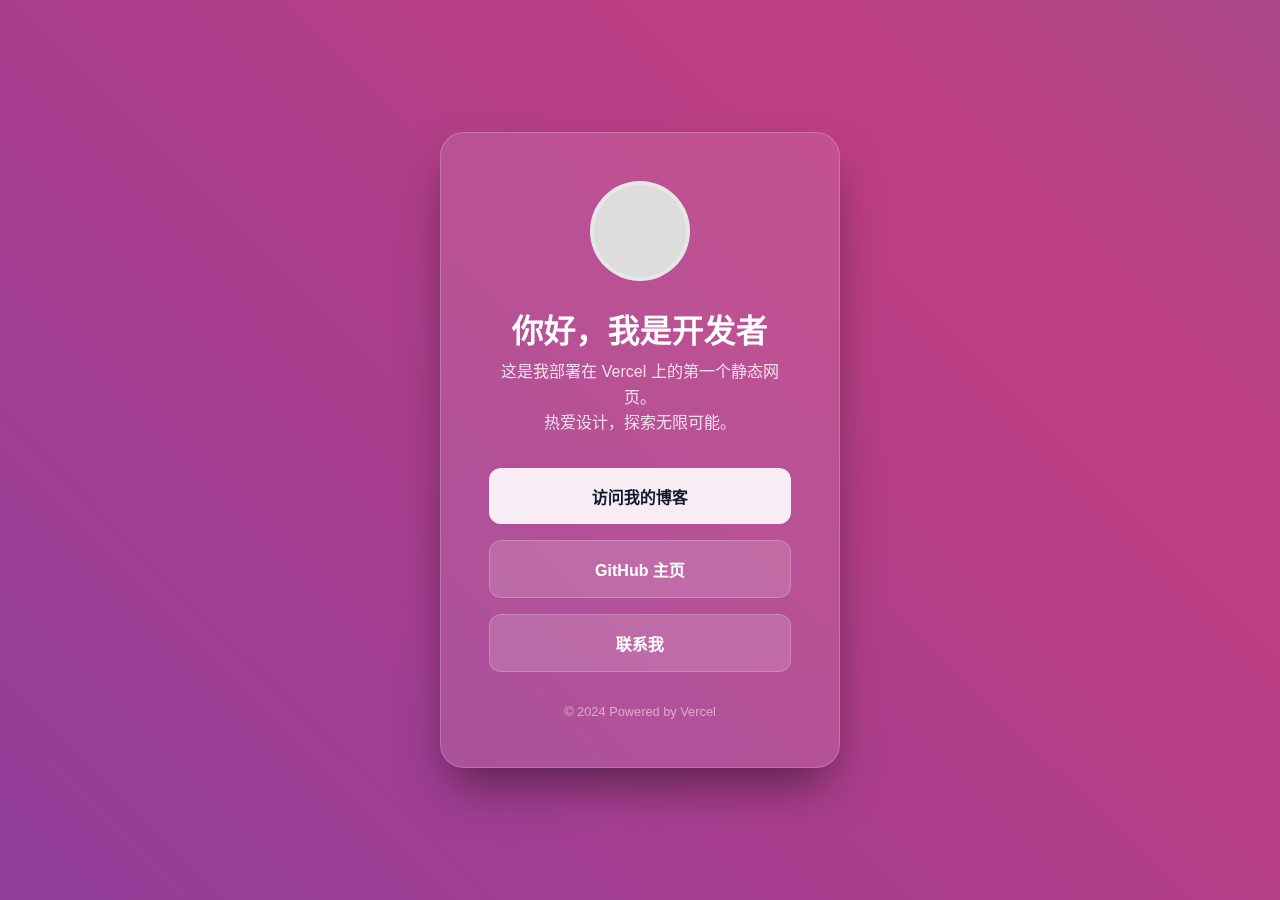
<file: myself.html>
<!DOCTYPE html>
<html lang="zh-CN">
<head>
    <meta charset="UTF-8">
    <meta name="viewport" content="width=device-width, initial-scale=1.0">
    <title>我的个人主页</title>
    <style>
        /* 全局重置 */
        * {
            margin: 0;
            padding: 0;
            box-sizing: border-box;
        }

        body {
            font-family: -apple-system, BlinkMacSystemFont, "Segoe UI", Roboto, Helvetica, Arial, sans-serif;
            background: #0f172a;
            color: #fff;
            height: 100vh;
            display: flex;
            justify-content: center;
            align-items: center;
            overflow: hidden;
            position: relative;
        }

        /* 动态背景 */
        .bg-gradient {
            position: absolute;
            top: 0;
            left: 0;
            width: 100%;
            height: 100%;
            background: linear-gradient(45deg, #4f46e5, #ec4899, #06b6d4);
            background-size: 400% 400%;
            animation: gradientBG 15s ease infinite;
            z-index: -1;
            opacity: 0.8;
        }

        @keyframes gradientBG {
            0% { background-position: 0% 50%; }
            50% { background-position: 100% 50%; }
            100% { background-position: 0% 50%; }
        }

        /* 磨砂玻璃卡片 */
        .card {
            background: rgba(255, 255, 255, 0.1);
            backdrop-filter: blur(20px);
            -webkit-backdrop-filter: blur(20px);
            padding: 3rem;
            border-radius: 24px;
            border: 1px solid rgba(255, 255, 255, 0.2);
            text-align: center;
            max-width: 400px;
            width: 90%;
            box-shadow: 0 25px 50px -12px rgba(0, 0, 0, 0.5);
            transform: translateY(0);
            transition: transform 0.3s ease;
        }

        .card:hover {
            transform: translateY(-5px);
        }

        /* 头像 */
        .avatar {
            width: 100px;
            height: 100px;
            border-radius: 50%;
            background: #ddd;
            margin: 0 auto 1.5rem;
            border: 4px solid rgba(255, 255, 255, 0.3);
            /* 这里用个占位图，实际部署可以换成你的照片URL */
            background-image: url('https://api.dicebear.com/7.x/avataaars/svg?seed=Felix'); 
            background-size: cover;
        }

        h1 {
            font-size: 2rem;
            margin-bottom: 0.5rem;
            font-weight: 700;
        }

        p {
            color: rgba(255, 255, 255, 0.8);
            margin-bottom: 2rem;
            line-height: 1.6;
        }

        /* 按钮链接 */
        .links {
            display: flex;
            flex-direction: column;
            gap: 1rem;
        }

        .link-btn {
            display: block;
            padding: 1rem;
            background: rgba(255, 255, 255, 0.9);
            color: #0f172a;
            text-decoration: none;
            border-radius: 12px;
            font-weight: 600;
            transition: all 0.2s ease;
        }

        .link-btn:hover {
            background: #fff;
            transform: scale(1.02);
            box-shadow: 0 10px 15px -3px rgba(0, 0, 0, 0.1);
        }

        .link-btn.secondary {
            background: rgba(255, 255, 255, 0.15);
            color: #fff;
            border: 1px solid rgba(255, 255, 255, 0.2);
        }

        .link-btn.secondary:hover {
            background: rgba(255, 255, 255, 0.25);
        }
        
        /* 底部版权 */
        .footer {
            margin-top: 2rem;
            font-size: 0.8rem;
            color: rgba(255,255,255,0.5);
        }

    </style>
</head>
<body>

    <div class="bg-gradient"></div>

    <main class="card">
        <div class="avatar"></div>
        <h1>你好，我是开发者</h1>
        <p>这是我部署在 Vercel 上的第一个静态网页。<br>热爱设计，探索无限可能。</p>

        <div class="links">
            <a href="#" class="link-btn">访问我的博客</a>
            <a href="#" class="link-btn secondary">GitHub 主页</a>
            <a href="#" class="link-btn secondary">联系我</a>
        </div>
        
        <div class="footer">
            &copy; 2024 Powered by Vercel
        </div>
    </main>

</body>
</html>
</file>
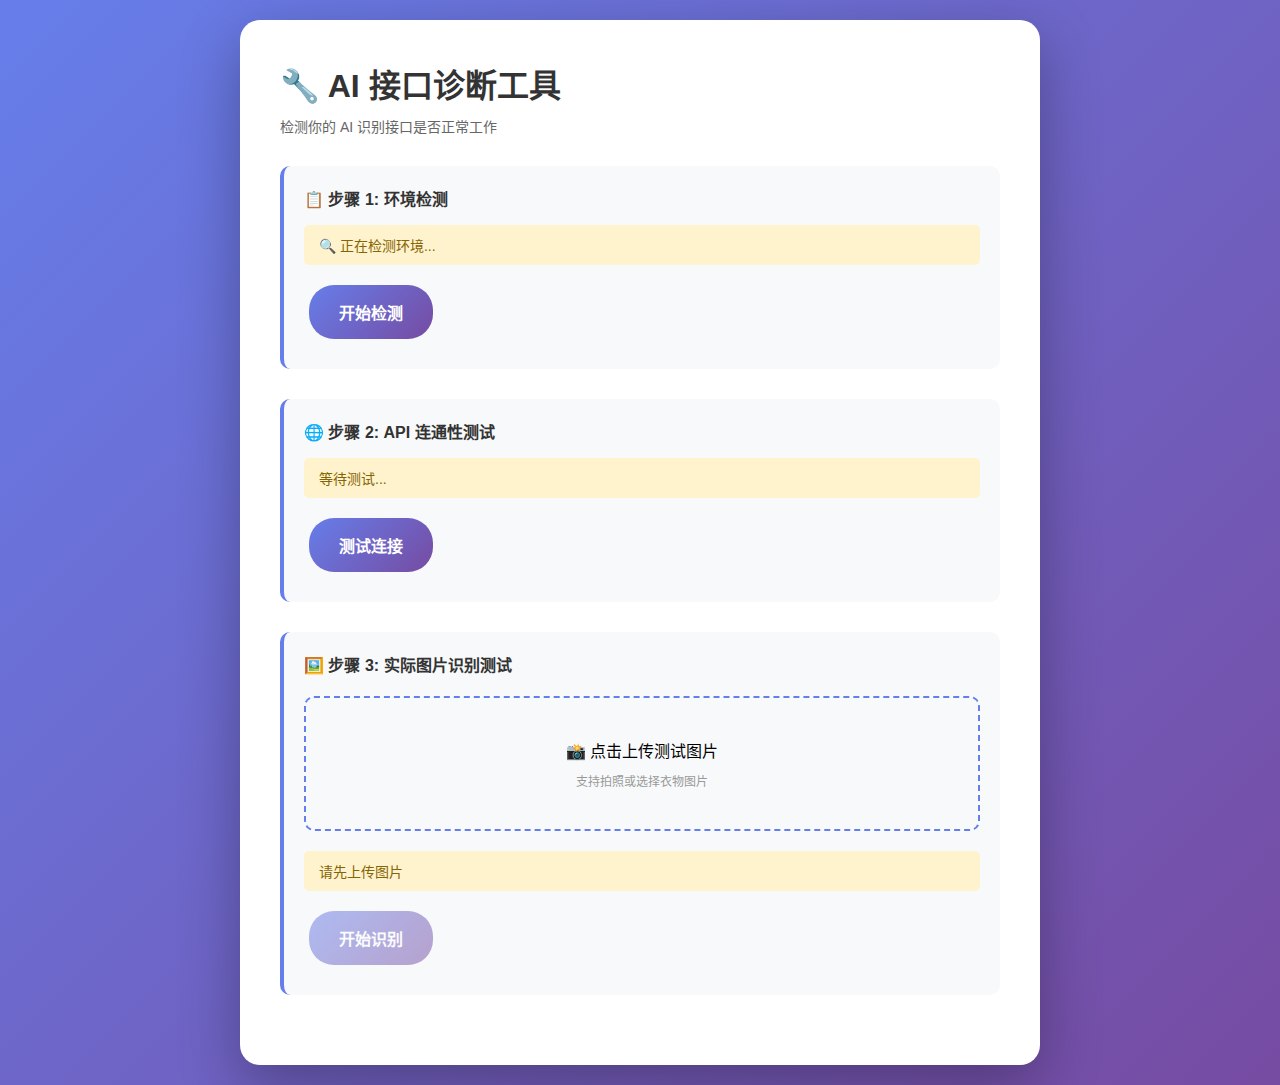
<file: test-ai-api.html>
<!DOCTYPE html>
<html lang="zh-CN">
<head>
    <meta charset="UTF-8">
    <meta name="viewport" content="width=device-width, initial-scale=1.0">
    <title>AI 接口诊断工具</title>
    <style>
        * {
            margin: 0;
            padding: 0;
            box-sizing: border-box;
        }
        body {
            font-family: -apple-system, BlinkMacSystemFont, 'Segoe UI', sans-serif;
            background: linear-gradient(135deg, #667eea 0%, #764ba2 100%);
            min-height: 100vh;
            padding: 20px;
        }
        .container {
            max-width: 800px;
            margin: 0 auto;
            background: white;
            border-radius: 20px;
            padding: 40px;
            box-shadow: 0 20px 60px rgba(0,0,0,0.3);
        }
        h1 {
            color: #333;
            margin-bottom: 10px;
            display: flex;
            align-items: center;
            gap: 10px;
        }
        .subtitle {
            color: #666;
            margin-bottom: 30px;
            font-size: 14px;
        }
        .test-section {
            margin: 30px 0;
            padding: 20px;
            background: #f8f9fa;
            border-radius: 10px;
            border-left: 4px solid #667eea;
        }
        .test-title {
            font-weight: bold;
            color: #333;
            margin-bottom: 15px;
            font-size: 16px;
        }
        .status {
            padding: 10px 15px;
            border-radius: 5px;
            margin: 10px 0;
            font-size: 14px;
        }
        .status.pending {
            background: #fff3cd;
            color: #856404;
        }
        .status.success {
            background: #d4edda;
            color: #155724;
        }
        .status.error {
            background: #f8d7da;
            color: #721c24;
        }
        .status.info {
            background: #d1ecf1;
            color: #0c5460;
        }
        button {
            background: linear-gradient(135deg, #667eea 0%, #764ba2 100%);
            color: white;
            border: none;
            padding: 15px 30px;
            border-radius: 25px;
            font-size: 16px;
            font-weight: bold;
            cursor: pointer;
            transition: all 0.3s;
            margin: 10px 5px;
        }
        button:hover {
            transform: translateY(-2px);
            box-shadow: 0 10px 20px rgba(102, 126, 234, 0.4);
        }
        button:disabled {
            opacity: 0.5;
            cursor: not-allowed;
        }
        .image-upload {
            margin: 20px 0;
        }
        .upload-area {
            border: 2px dashed #667eea;
            border-radius: 10px;
            padding: 40px;
            text-align: center;
            cursor: pointer;
            transition: all 0.3s;
        }
        .upload-area:hover {
            background: #f8f9ff;
            border-color: #764ba2;
        }
        .preview-image {
            max-width: 200px;
            max-height: 200px;
            margin: 20px auto;
            display: block;
            border-radius: 10px;
            box-shadow: 0 5px 15px rgba(0,0,0,0.2);
        }
        pre {
            background: #2d3748;
            color: #68d391;
            padding: 15px;
            border-radius: 5px;
            overflow-x: auto;
            font-size: 12px;
            max-height: 300px;
        }
        .solution {
            background: #e7f3ff;
            border-left: 4px solid #2196F3;
            padding: 20px;
            margin: 20px 0;
            border-radius: 5px;
        }
        .solution h3 {
            color: #1976D2;
            margin-bottom: 10px;
        }
        .solution ol {
            margin-left: 20px;
            color: #333;
        }
        .solution li {
            margin: 10px 0;
            line-height: 1.6;
        }
        .solution code {
            background: #f5f5f5;
            padding: 2px 6px;
            border-radius: 3px;
            color: #d73a49;
            font-family: 'Courier New', monospace;
        }
    </style>
</head>
<body>
    <div class="container">
        <h1>🔧 AI 接口诊断工具</h1>
        <p class="subtitle">检测你的 AI 识别接口是否正常工作</p>

        <!-- 测试1: 环境检测 -->
        <div class="test-section">
            <div class="test-title">📋 步骤 1: 环境检测</div>
            <div id="env-status" class="status pending">等待检测...</div>
            <button onclick="checkEnvironment()">开始检测</button>
        </div>

        <!-- 测试2: API 连通性 -->
        <div class="test-section">
            <div class="test-title">🌐 步骤 2: API 连通性测试</div>
            <div id="api-status" class="status pending">等待测试...</div>
            <button onclick="testAPIConnection()">测试连接</button>
        </div>

        <!-- 测试3: 实际图片分析 -->
        <div class="test-section">
            <div class="test-title">🖼️ 步骤 3: 实际图片识别测试</div>
            <div class="image-upload">
                <div class="upload-area" onclick="document.getElementById('imageInput').click()">
                    <p>📸 点击上传测试图片</p>
                    <p style="font-size: 12px; color: #999; margin-top: 10px;">支持拍照或选择衣物图片</p>
                </div>
                <input type="file" id="imageInput" accept="image/*" capture="environment" style="display:none;" onchange="handleImageUpload(event)">
                <img id="preview" class="preview-image" style="display:none;">
            </div>
            <div id="test-status" class="status pending">请先上传图片</div>
            <button id="testBtn" onclick="testImageAnalysis()" disabled>开始识别</button>
        </div>

        <!-- 结果展示 -->
        <div class="test-section" id="resultSection" style="display:none;">
            <div class="test-title">📊 识别结果</div>
            <pre id="resultJson"></pre>
        </div>

        <!-- 解决方案 -->
        <div class="solution" id="solutionSection" style="display:none;">
            <h3>💡 解决方案</h3>
            <div id="solutionContent"></div>
        </div>
    </div>

    <script>
        let currentImage = null;

        // 步骤1: 环境检测
        function checkEnvironment() {
            const statusDiv = document.getElementById('env-status');
            statusDiv.className = 'status pending';
            statusDiv.innerHTML = '🔍 正在检测环境...';

            setTimeout(() => {
                const results = [];
                
                // 检测当前 URL
                const currentURL = window.location.href;
                const isLocal = currentURL.includes('localhost') || currentURL.includes('127.0.0.1') || currentURL.includes('file://');
                const isVercel = currentURL.includes('vercel.app');
                
                results.push(`当前访问地址: ${currentURL}`);
                results.push(`运行环境: ${isLocal ? '❌ 本地环境（API 不可用）' : isVercel ? '✅ Vercel 部署环境' : '⚠️ 其他服务器'}`);
                
                // 检测浏览器支持
                const hasCamera = navigator.mediaDevices && navigator.mediaDevices.getUserMedia;
                results.push(`相机支持: ${hasCamera ? '✅ 支持' : '❌ 不支持'}`);
                
                const hasFetch = typeof fetch !== 'undefined';
                results.push(`Fetch API: ${hasFetch ? '✅ 支持' : '❌ 不支持'}`);

                if (isLocal) {
                    statusDiv.className = 'status error';
                    statusDiv.innerHTML = `
                        <strong>❌ 检测到本地环境</strong><br>
                        ${results.join('<br>')}
                        <br><br>
                        <strong>问题：</strong>AI 接口需要部署到 Vercel 才能工作！
                    `;
                    showSolution('local');
                } else if (isVercel) {
                    statusDiv.className = 'status success';
                    statusDiv.innerHTML = `
                        <strong>✅ 环境检测通过</strong><br>
                        ${results.join('<br>')}
                    `;
                } else {
                    statusDiv.className = 'status info';
                    statusDiv.innerHTML = `
                        <strong>⚠️ 未知部署环境</strong><br>
                        ${results.join('<br>')}
                    `;
                }
            }, 500);
        }

        // 步骤2: API 连通性测试
        async function testAPIConnection() {
            const statusDiv = document.getElementById('api-status');
            statusDiv.className = 'status pending';
            statusDiv.innerHTML = '🔍 正在测试 API 连接...';

            try {
                const response = await fetch('/api/analyze', {
                    method: 'POST',
                    headers: {
                        'Content-Type': 'application/json'
                    },
                    body: JSON.stringify({
                        image: '[data-uri]'
                    })
                });

                if (!response.ok) {
                    throw new Error(`HTTP ${response.status}: ${response.statusText}`);
                }

                const data = await response.json();
                
                if (data.error) {
                    throw new Error(data.error);
                }

                statusDiv.className = 'status success';
                statusDiv.innerHTML = `
                    <strong>✅ API 连接成功！</strong><br>
                    接口响应正常，可以进行图片识别测试
                `;

            } catch (error) {
                statusDiv.className = 'status error';
                statusDiv.innerHTML = `
                    <strong>❌ API 连接失败</strong><br>
                    错误信息: ${error.message}<br>
                    <br>
                    可能的原因：<br>
                    1. 未部署到 Vercel<br>
                    2. API Key 未配置<br>
                    3. 网络连接问题
                `;
                showSolution('api-failed');
            }
        }

        // 处理图片上传
        function handleImageUpload(event) {
            const file = event.target.files[0];
            if (!file) return;

            const reader = new FileReader();
            reader.onload = function(e) {
                currentImage = e.target.result;
                const preview = document.getElementById('preview');
                preview.src = currentImage;
                preview.style.display = 'block';
                
                document.getElementById('testBtn').disabled = false;
                document.getElementById('test-status').className = 'status info';
                document.getElementById('test-status').innerHTML = '✅ 图片已加载，点击"开始识别"进行测试';
            };
            reader.readAsDataURL(file);
        }

        // 步骤3: 实际图片分析测试
        async function testImageAnalysis() {
            if (!currentImage) {
                alert('请先上传图片！');
                return;
            }

            const statusDiv = document.getElementById('test-status');
            const resultSection = document.getElementById('resultSection');
            const resultJson = document.getElementById('resultJson');
            const testBtn = document.getElementById('testBtn');

            statusDiv.className = 'status pending';
            statusDiv.innerHTML = '🤖 正在分析图片，请稍候...';
            testBtn.disabled = true;

            try {
                const response = await fetch('/api/analyze', {
                    method: 'POST',
                    headers: {
                        'Content-Type': 'application/json'
                    },
                    body: JSON.stringify({
                        image: currentImage
                    })
                });

                if (!response.ok) {
                    throw new Error(`HTTP ${response.status}: ${response.statusText}`);
                }

                const result = await response.json();
                
                if (result.error) {
                    throw new Error(result.error);
                }

                // 显示成功结果
                statusDiv.className = 'status success';
                statusDiv.innerHTML = `
                    <strong>✅ 识别成功！</strong><br>
                    颜色: ${result.color || '未知'} (${result.colorHex || ''})<br>
                    类型: ${getCategoryName(result.category)}<br>
                    置信度: ${(result.confidence * 100).toFixed(1)}%<br>
                    季节: ${getSeasonName(result.suggestedSeason)}
                `;

                // 显示完整 JSON
                resultSection.style.display = 'block';
                resultJson.textContent = JSON.stringify(result, null, 2);

                testBtn.disabled = false;

            } catch (error) {
                statusDiv.className = 'status error';
                statusDiv.innerHTML = `
                    <strong>❌ 识别失败</strong><br>
                    错误信息: ${error.message}
                `;
                showSolution('analysis-failed');
                testBtn.disabled = false;
            }
        }

        // 显示解决方案
        function showSolution(type) {
            const solutionSection = document.getElementById('solutionSection');
            const solutionContent = document.getElementById('solutionContent');
            
            solutionSection.style.display = 'block';

            if (type === 'local') {
                solutionContent.innerHTML = `
                    <ol>
                        <li><strong>部署到 Vercel：</strong>
                            <ul>
                                <li>访问 <a href="https://vercel.com" target="_blank">vercel.com</a> 并登录</li>
                                <li>点击 "New Project" → 导入你的 GitHub 仓库</li>
                                <li>点击 Deploy 完成部署</li>
                            </ul>
                        </li>
                        <li><strong>配置 API Key：</strong>
                            <ul>
                                <li>在 Vercel 项目设置中找到 "Environment Variables"</li>
                                <li>添加变量: <code>SILICON_FLOW_API_KEY</code></li>
                                <li>值为: <code>sk-gocqsbrafyqklzgiwmasvmonueucwlropzngfmfosfrodtjl</code></li>
                                <li>保存后重新部署</li>
                            </ul>
                        </li>
                        <li><strong>本地测试（可选）：</strong>
                            <ul>
                                <li>安装 Vercel CLI: <code>npm i -g vercel</code></li>
                                <li>在项目目录运行: <code>vercel dev</code></li>
                                <li>访问 <code>http://localhost:3000</code></li>
                            </ul>
                        </li>
                    </ol>
                `;
            } else if (type === 'api-failed') {
                solutionContent.innerHTML = `
                    <ol>
                        <li>检查是否已在 Vercel 配置环境变量 <code>SILICON_FLOW_API_KEY</code></li>
                        <li>确认项目已成功部署到 Vercel</li>
                        <li>查看 Vercel 部署日志是否有错误</li>
                        <li>尝试在 Vercel 重新部署项目</li>
                        <li>检查 API Key 是否有效（可能已过期或额度用完）</li>
                    </ol>
                `;
            } else if (type === 'analysis-failed') {
                solutionContent.innerHTML = `
                    <ol>
                        <li>确认图片格式正确（支持 JPG、PNG）</li>
                        <li>图片大小不要超过 5MB</li>
                        <li>检查网络连接是否正常</li>
                        <li>查看浏览器控制台是否有详细错误信息</li>
                        <li>如果是 API 配额问题，可能需要等待或更换 API Key</li>
                    </ol>
                `;
            }
        }

        // 辅助函数
        function getCategoryName(category) {
            const names = {
                'top': '上衣',
                'pants': '裤装',
                'shoes': '鞋子',
                'accessory': '配饰'
            };
            return names[category] || category;
        }

        function getSeasonName(season) {
            const names = {
                'spring': '春季',
                'summer': '夏季',
                'autumn': '秋季',
                'winter': '冬季',
                'all': '四季'
            };
            return names[season] || season;
        }

        // 页面加载时自动运行环境检测
        window.addEventListener('load', () => {
            setTimeout(checkEnvironment, 500);
        });
    </script>
</body>
</html>
</file>
